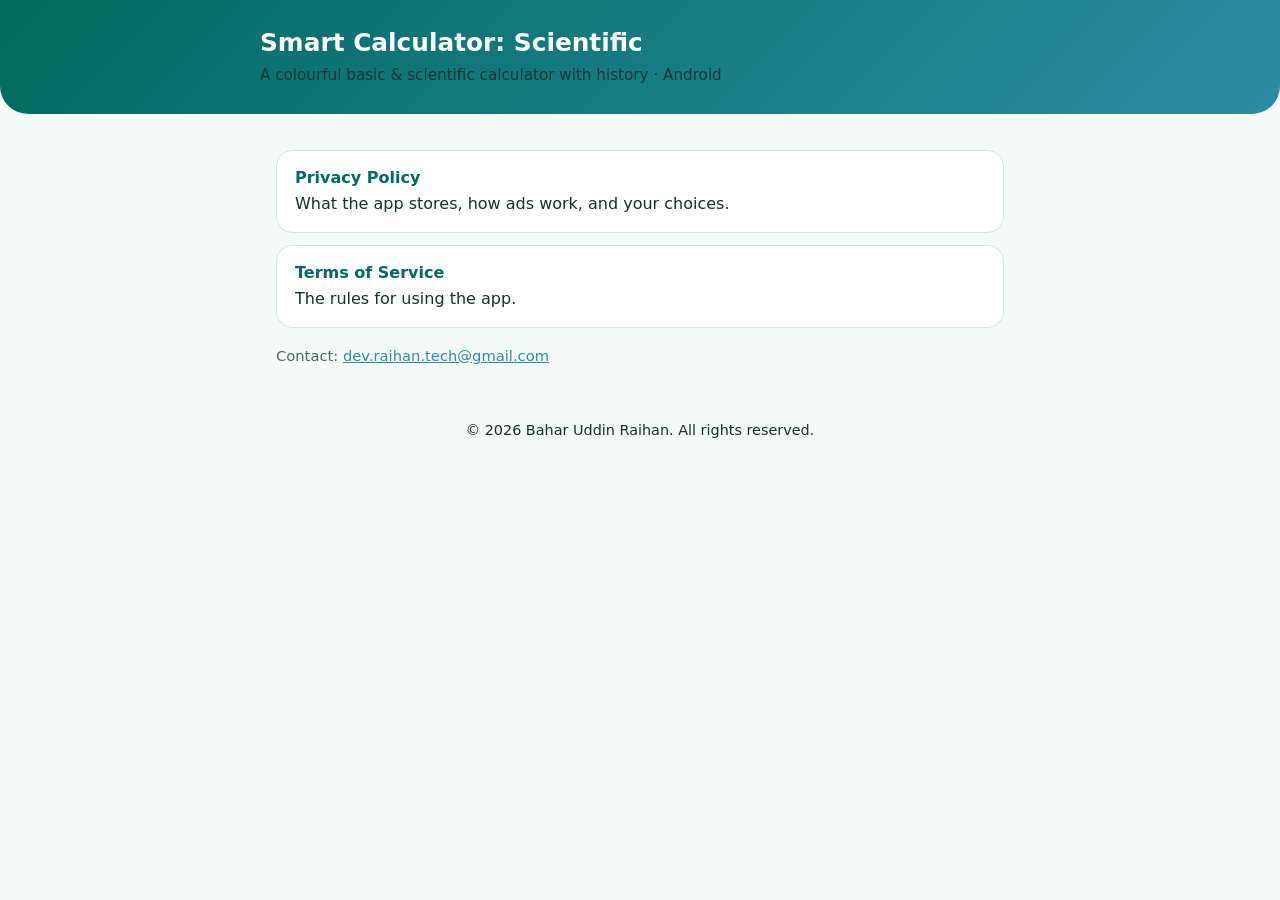
<file: index.html>
<!doctype html>
<html lang="en">
<head>
<meta charset="utf-8">
<meta name="viewport" content="width=device-width, initial-scale=1">
<title>Smart Calculator: Scientific – Legal</title>
<meta name="description" content="Privacy Policy and Terms of Service for the Smart Calculator: Scientific Android app.">
<link rel="stylesheet" href="style.css">
</head>
<body>
<header class="hero"><div class="inner">
  <h1>Smart Calculator: Scientific</h1>
  <p>A colourful basic &amp; scientific calculator with history &middot; Android</p>
</div></header>

<main>
  <div class="cards">
    <a href="privacy-policy.html"><strong>Privacy Policy</strong>What the app stores, how ads work, and your choices.</a>
    <a href="terms-of-service.html"><strong>Terms of Service</strong>The rules for using the app.</a>
  </div>
  <p class="muted">Contact: <a href="mailto:dev.raihan.tech@gmail.com">dev.raihan.tech@gmail.com</a></p>
</main>

<footer>
  <p>&copy; 2026 Bahar Uddin Raihan. All rights reserved.</p>
</footer>
</body>
</html>
</file>
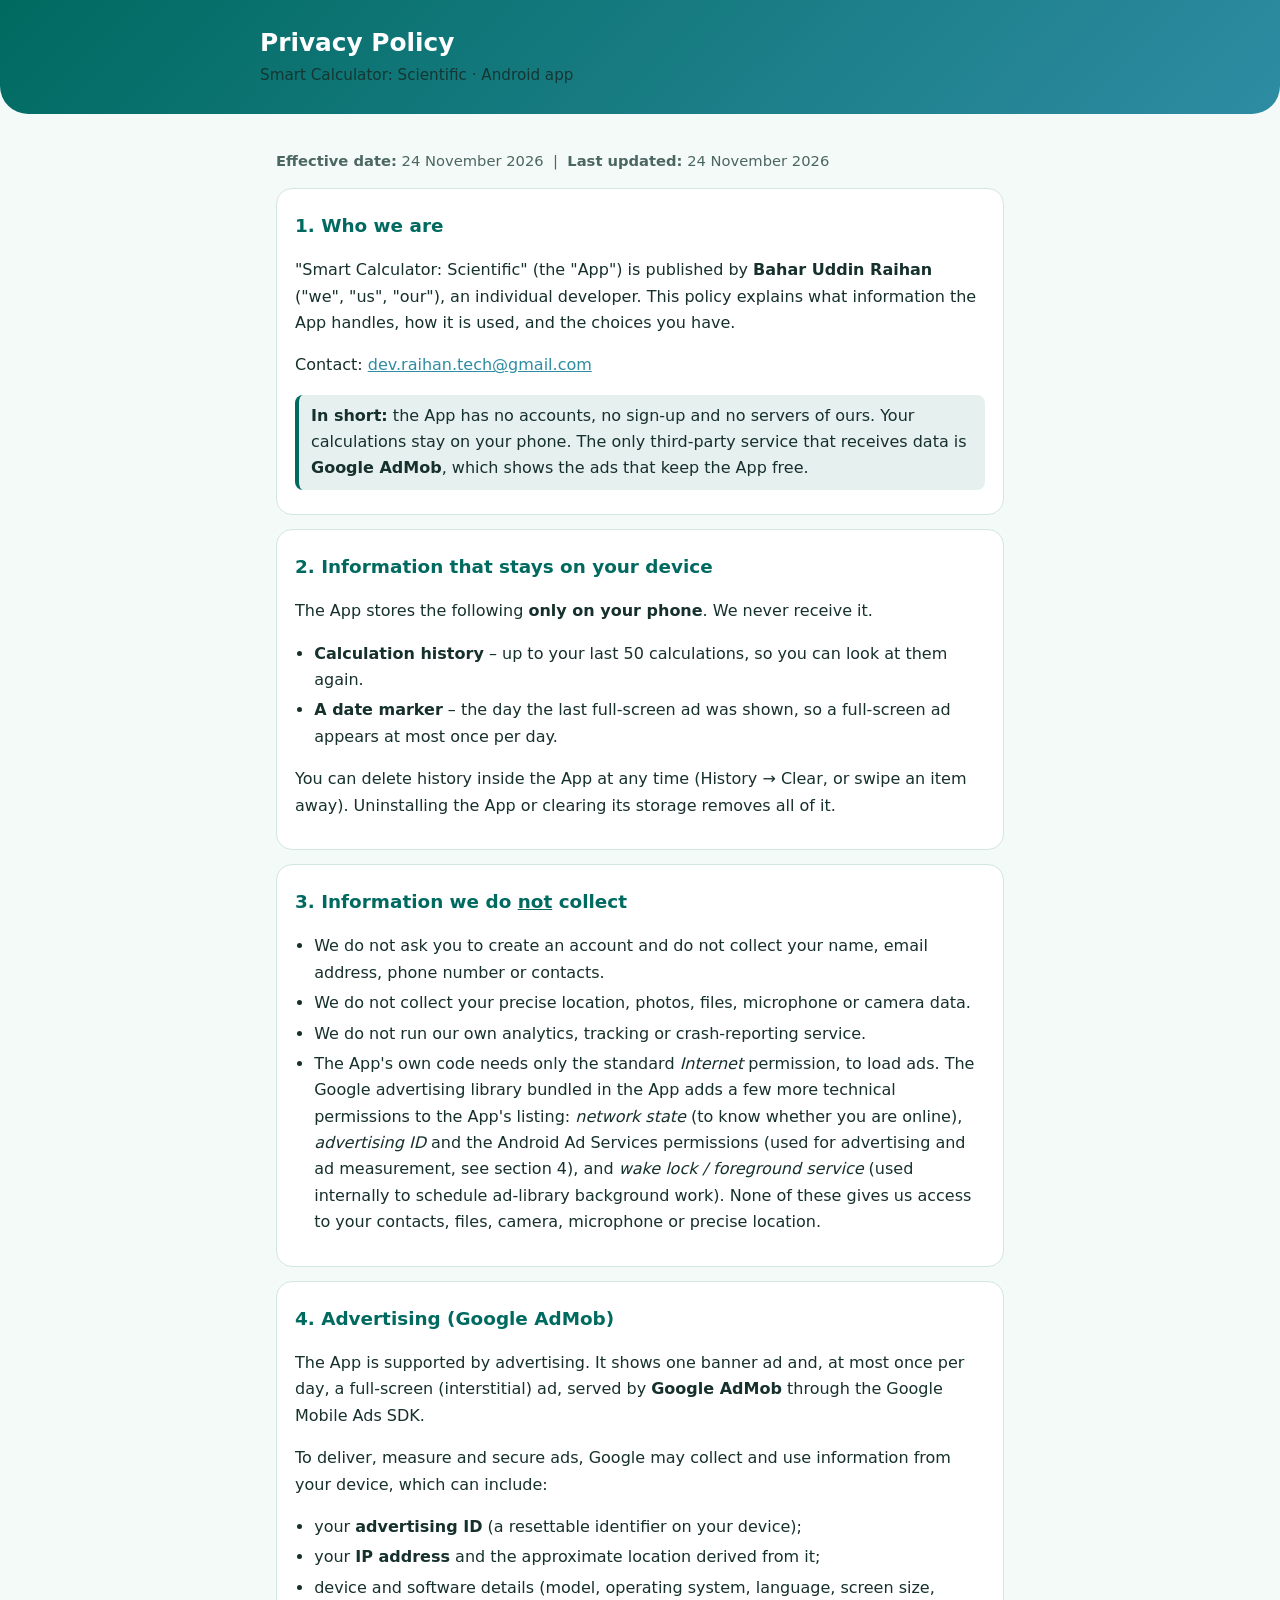
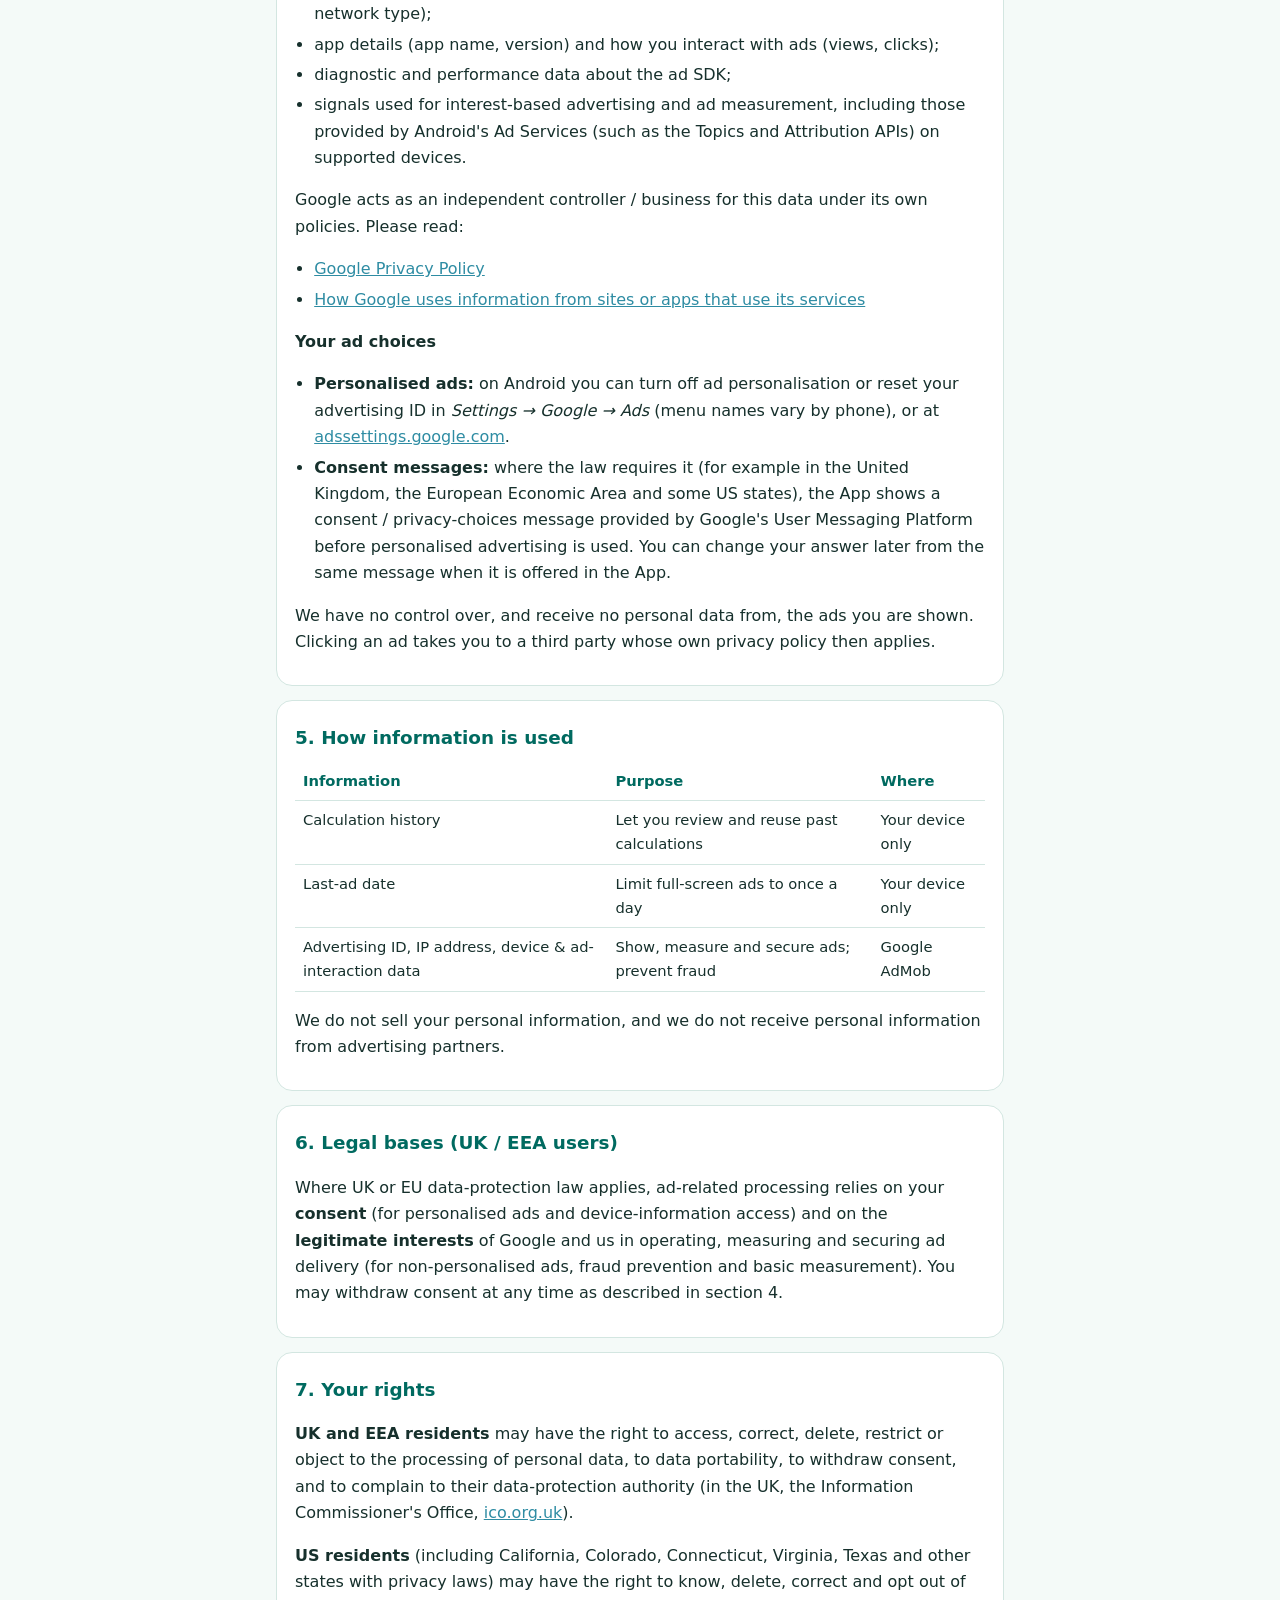
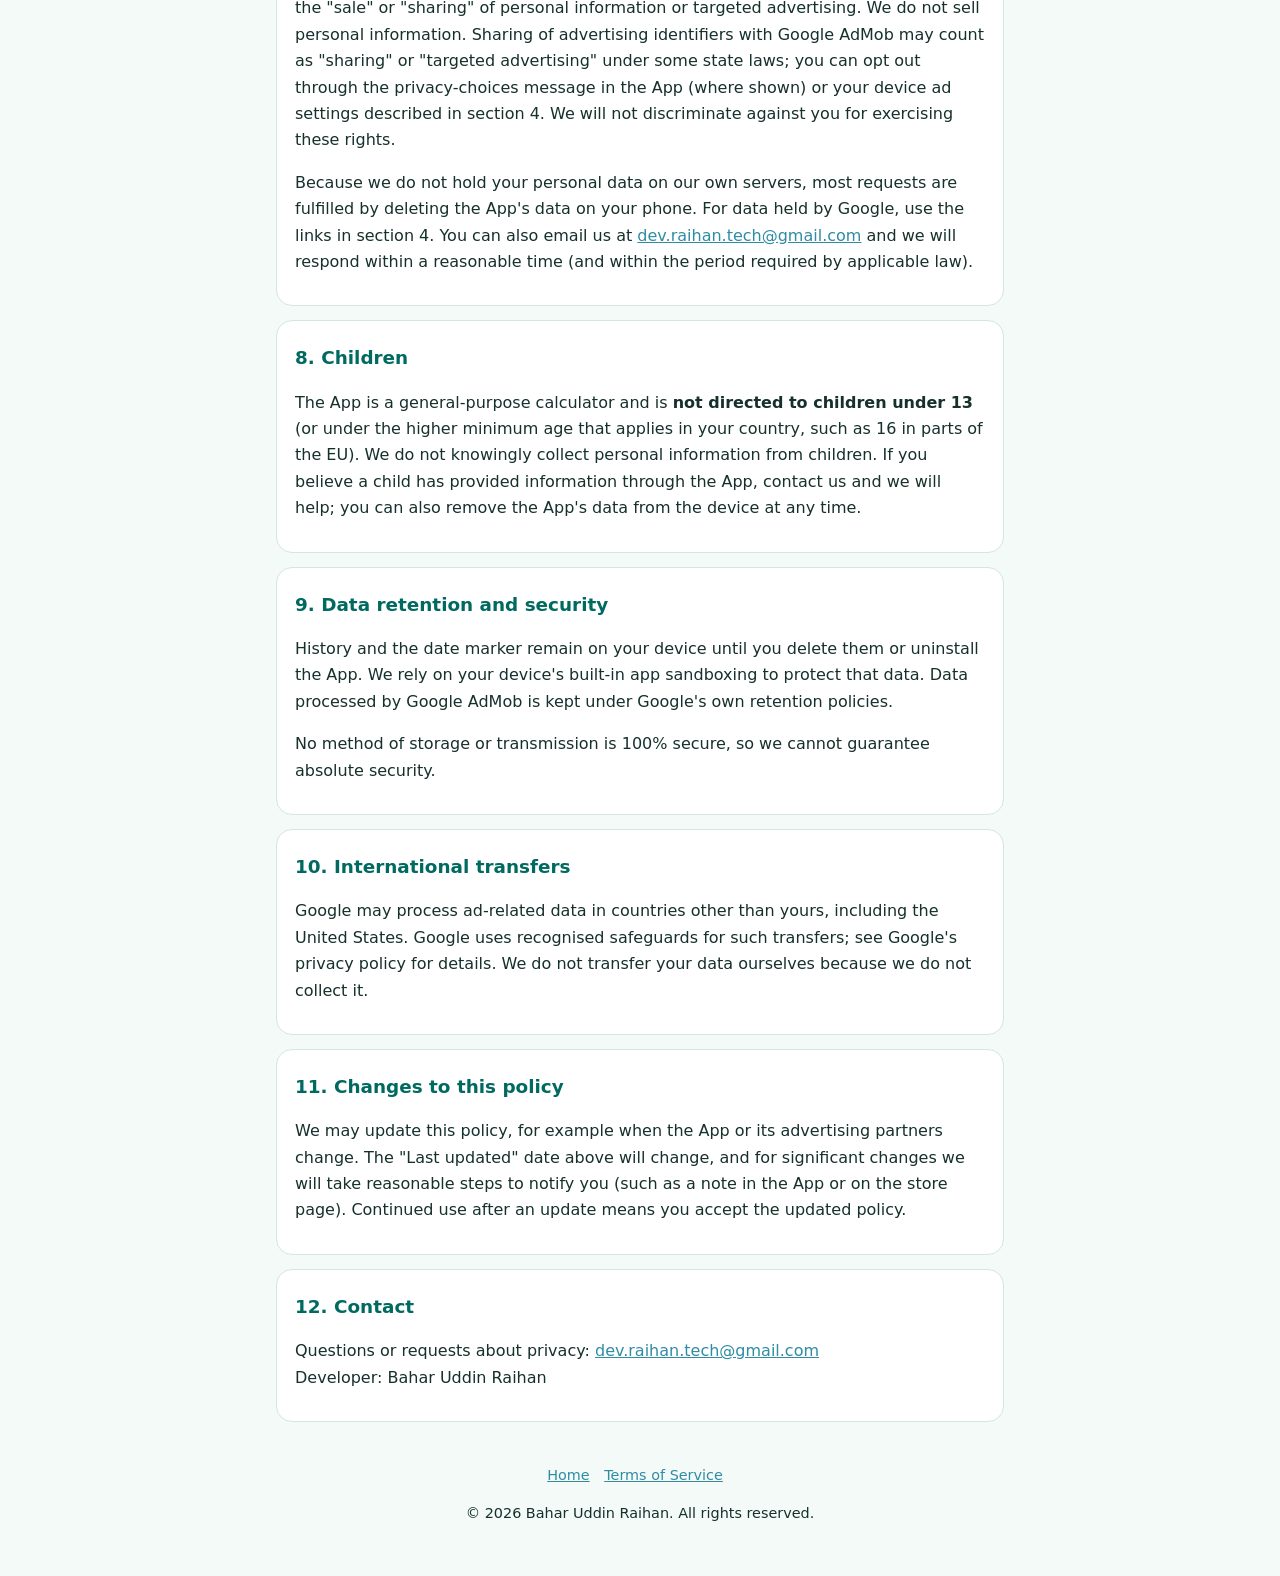
<file: privacy-policy.html>
<!doctype html>
<html lang="en">
<head>
<meta charset="utf-8">
<meta name="viewport" content="width=device-width, initial-scale=1">
<title>Privacy Policy – Smart Calculator: Scientific</title>
<meta name="description" content="Privacy Policy for the Smart Calculator: Scientific Android app.">
<link rel="stylesheet" href="style.css">
</head>
<body>
<header class="hero"><div class="inner">
  <h1>Privacy Policy</h1>
  <p>Smart Calculator: Scientific &middot; Android app</p>
</div></header>

<main>
<p class="muted"><strong>Effective date:</strong> 24 November 2026 &nbsp;|&nbsp; <strong>Last updated:</strong> 24 November 2026</p>

<section>
<h2>1. Who we are</h2>
<p>"Smart Calculator: Scientific" (the "App") is published by <strong>Bahar Uddin Raihan</strong> ("we", "us", "our"), an individual developer.
This policy explains what information the App handles, how it is used, and the choices you have.</p>
<p>Contact: <a href="mailto:dev.raihan.tech@gmail.com">dev.raihan.tech@gmail.com</a></p>
<div class="note"><strong>In short:</strong> the App has no accounts, no sign-up and no servers of ours. Your calculations stay on your phone.
The only third-party service that receives data is <strong>Google AdMob</strong>, which shows the ads that keep the App free.</div>
</section>

<section>
<h2>2. Information that stays on your device</h2>
<p>The App stores the following <strong>only on your phone</strong>. We never receive it.</p>
<ul>
  <li><strong>Calculation history</strong> &ndash; up to your last 50 calculations, so you can look at them again.</li>
  <li><strong>A date marker</strong> &ndash; the day the last full-screen ad was shown, so a full-screen ad appears at most once per day.</li>
</ul>
<p>You can delete history inside the App at any time (History &rarr; Clear, or swipe an item away). Uninstalling the App or clearing its storage removes all of it.</p>
</section>

<section>
<h2>3. Information we do <u>not</u> collect</h2>
<ul>
  <li>We do not ask you to create an account and do not collect your name, email address, phone number or contacts.</li>
  <li>We do not collect your precise location, photos, files, microphone or camera data.</li>
  <li>We do not run our own analytics, tracking or crash-reporting service.</li>
  <li>The App's own code needs only the standard <em>Internet</em> permission, to load ads. The Google advertising library bundled in the App adds a few more
  technical permissions to the App's listing: <em>network state</em> (to know whether you are online), <em>advertising ID</em> and the Android Ad Services permissions
  (used for advertising and ad measurement, see section 4), and <em>wake lock / foreground service</em> (used internally to schedule ad-library background work).
  None of these gives us access to your contacts, files, camera, microphone or precise location.</li>
</ul>
</section>

<section>
<h2>4. Advertising (Google AdMob)</h2>
<p>The App is supported by advertising. It shows one banner ad and, at most once per day, a full-screen (interstitial) ad,
served by <strong>Google AdMob</strong> through the Google Mobile Ads SDK.</p>
<p>To deliver, measure and secure ads, Google may collect and use information from your device, which can include:</p>
<ul>
  <li>your <strong>advertising ID</strong> (a resettable identifier on your device);</li>
  <li>your <strong>IP address</strong> and the approximate location derived from it;</li>
  <li>device and software details (model, operating system, language, screen size, network type);</li>
  <li>app details (app name, version) and how you interact with ads (views, clicks);</li>
  <li>diagnostic and performance data about the ad SDK;</li>
  <li>signals used for interest-based advertising and ad measurement, including those provided by Android's Ad Services (such as the Topics and Attribution APIs) on supported devices.</li>
</ul>
<p>Google acts as an independent controller / business for this data under its own policies. Please read:</p>
<ul>
  <li><a href="https://policies.google.com/privacy">Google Privacy Policy</a></li>
  <li><a href="https://policies.google.com/technologies/partner-sites">How Google uses information from sites or apps that use its services</a></li>
</ul>
<h3>Your ad choices</h3>
<ul>
  <li><strong>Personalised ads:</strong> on Android you can turn off ad personalisation or reset your advertising ID in <em>Settings &rarr; Google &rarr; Ads</em> (menu names vary by phone), or at <a href="https://adssettings.google.com">adssettings.google.com</a>.</li>
  <li><strong>Consent messages:</strong> where the law requires it (for example in the United Kingdom, the European Economic Area and some US states), the App shows a consent / privacy-choices message provided by Google's User Messaging Platform before personalised advertising is used. You can change your answer later from the same message when it is offered in the App.</li>
</ul>
<p>We have no control over, and receive no personal data from, the ads you are shown. Clicking an ad takes you to a third party whose own privacy policy then applies.</p>
</section>

<section>
<h2>5. How information is used</h2>
<table>
  <tr><th>Information</th><th>Purpose</th><th>Where</th></tr>
  <tr><td>Calculation history</td><td>Let you review and reuse past calculations</td><td>Your device only</td></tr>
  <tr><td>Last-ad date</td><td>Limit full-screen ads to once a day</td><td>Your device only</td></tr>
  <tr><td>Advertising ID, IP address, device &amp; ad-interaction data</td><td>Show, measure and secure ads; prevent fraud</td><td>Google AdMob</td></tr>
</table>
<p>We do not sell your personal information, and we do not receive personal information from advertising partners.</p>
</section>

<section>
<h2>6. Legal bases (UK / EEA users)</h2>
<p>Where UK or EU data-protection law applies, ad-related processing relies on your <strong>consent</strong> (for personalised ads and device-information access) and on the <strong>legitimate interests</strong> of Google and us in operating, measuring and securing ad delivery (for non-personalised ads, fraud prevention and basic measurement). You may withdraw consent at any time as described in section 4.</p>
</section>

<section>
<h2>7. Your rights</h2>
<p><strong>UK and EEA residents</strong> may have the right to access, correct, delete, restrict or object to the processing of personal data, to data portability, to withdraw consent, and to complain to their data-protection authority (in the UK, the Information Commissioner's Office, <a href="https://ico.org.uk">ico.org.uk</a>).</p>
<p><strong>US residents</strong> (including California, Colorado, Connecticut, Virginia, Texas and other states with privacy laws) may have the right to know, delete, correct and opt out of the "sale" or "sharing" of personal information or targeted advertising. We do not sell personal information. Sharing of advertising identifiers with Google AdMob may count as "sharing" or "targeted advertising" under some state laws; you can opt out through the privacy-choices message in the App (where shown) or your device ad settings described in section 4. We will not discriminate against you for exercising these rights.</p>
<p>Because we do not hold your personal data on our own servers, most requests are fulfilled by deleting the App's data on your phone. For data held by Google, use the links in section 4. You can also email us at <a href="mailto:dev.raihan.tech@gmail.com">dev.raihan.tech@gmail.com</a> and we will respond within a reasonable time (and within the period required by applicable law).</p>
</section>

<section>
<h2>8. Children</h2>
<p>The App is a general-purpose calculator and is <strong>not directed to children under 13</strong> (or under the higher minimum age that applies in your country, such as 16 in parts of the EU). We do not knowingly collect personal information from children. If you believe a child has provided information through the App, contact us and we will help; you can also remove the App's data from the device at any time.</p>
</section>

<section>
<h2>9. Data retention and security</h2>
<p>History and the date marker remain on your device until you delete them or uninstall the App. We rely on your device's built-in app sandboxing to protect that data. Data processed by Google AdMob is kept under Google's own retention policies.</p>
<p>No method of storage or transmission is 100% secure, so we cannot guarantee absolute security.</p>
</section>

<section>
<h2>10. International transfers</h2>
<p>Google may process ad-related data in countries other than yours, including the United States. Google uses recognised safeguards for such transfers; see Google's privacy policy for details. We do not transfer your data ourselves because we do not collect it.</p>
</section>

<section>
<h2>11. Changes to this policy</h2>
<p>We may update this policy, for example when the App or its advertising partners change. The "Last updated" date above will change, and for significant changes we will take reasonable steps to notify you (such as a note in the App or on the store page). Continued use after an update means you accept the updated policy.</p>
</section>

<section>
<h2>12. Contact</h2>
<p>Questions or requests about privacy: <a href="mailto:dev.raihan.tech@gmail.com">dev.raihan.tech@gmail.com</a><br>
Developer: Bahar Uddin Raihan</p>
</section>
</main>

<footer>
  <div class="links"><a href="index.html">Home</a> <a href="terms-of-service.html">Terms of Service</a></div>
  <p>&copy; 2026 Bahar Uddin Raihan. All rights reserved.</p>
</footer>
</body>
</html>
</file>
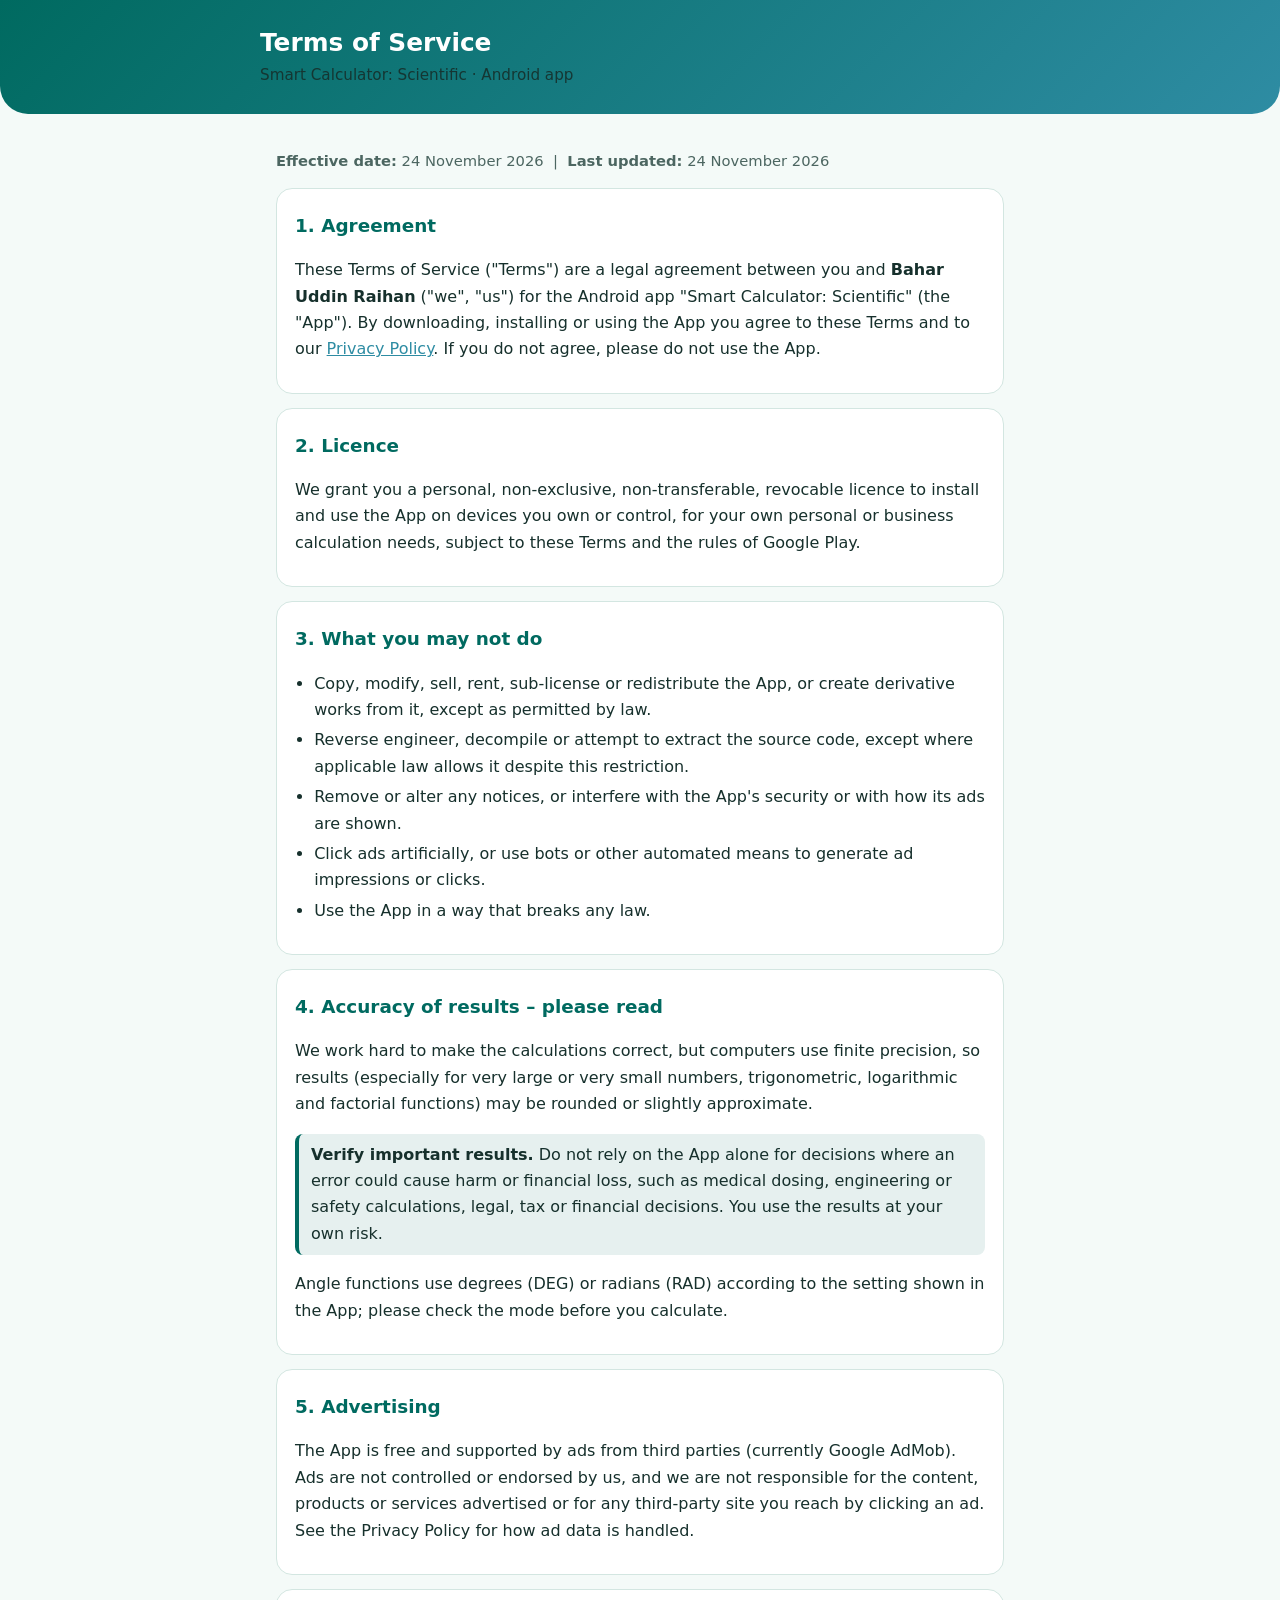
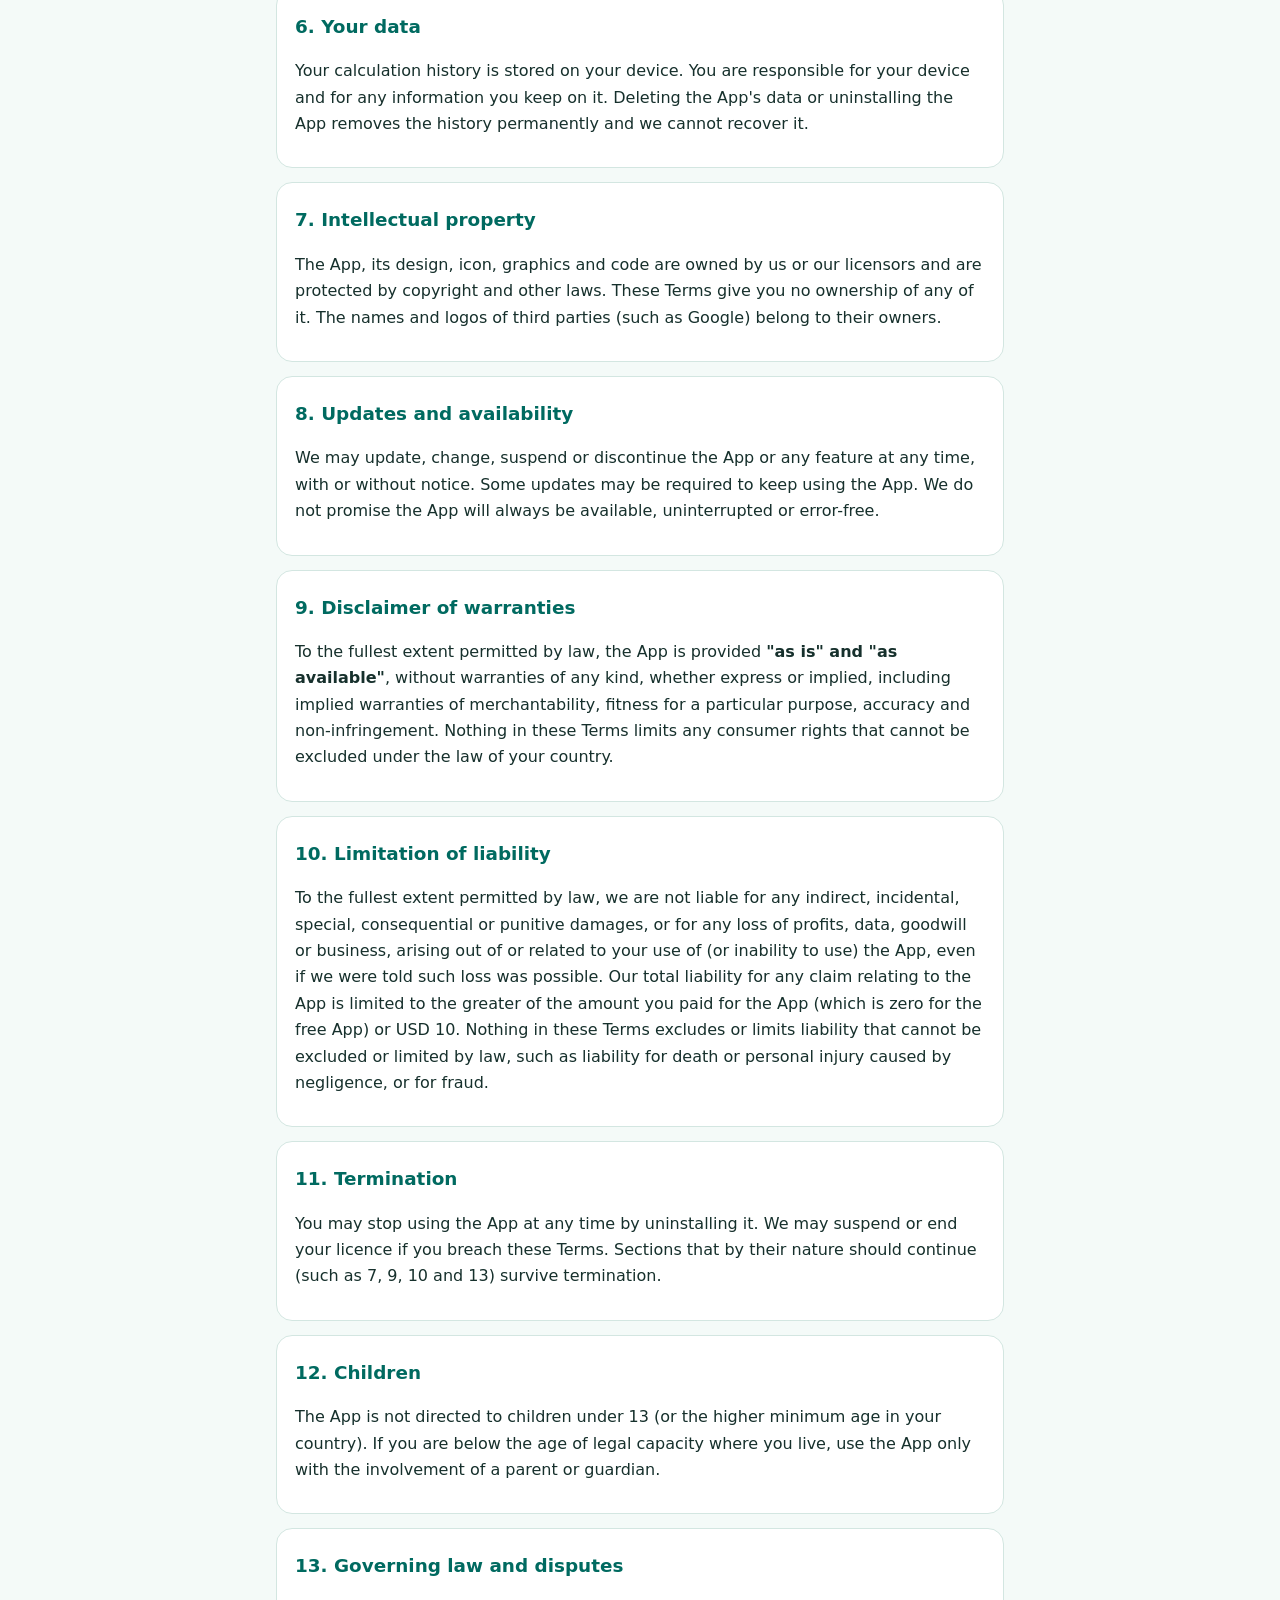
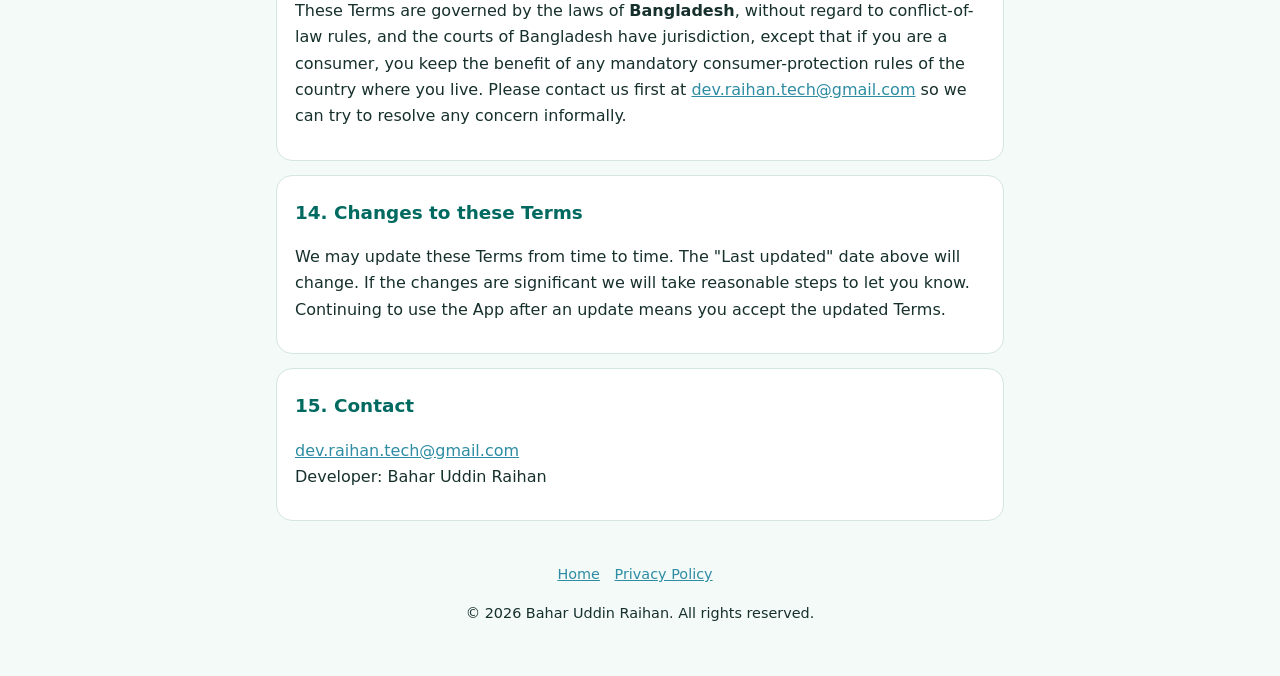
<file: terms-of-service.html>
<!doctype html>
<html lang="en">
<head>
<meta charset="utf-8">
<meta name="viewport" content="width=device-width, initial-scale=1">
<title>Terms of Service – Smart Calculator: Scientific</title>
<meta name="description" content="Terms of Service for the Smart Calculator: Scientific Android app.">
<link rel="stylesheet" href="style.css">
</head>
<body>
<header class="hero"><div class="inner">
  <h1>Terms of Service</h1>
  <p>Smart Calculator: Scientific &middot; Android app</p>
</div></header>

<main>
<p class="muted"><strong>Effective date:</strong> 24 November 2026 &nbsp;|&nbsp; <strong>Last updated:</strong> 24 November 2026</p>

<section>
<h2>1. Agreement</h2>
<p>These Terms of Service ("Terms") are a legal agreement between you and <strong>Bahar Uddin Raihan</strong> ("we", "us") for the Android app
"Smart Calculator: Scientific" (the "App"). By downloading, installing or using the App you agree to these Terms and to our
<a href="privacy-policy.html">Privacy Policy</a>. If you do not agree, please do not use the App.</p>
</section>

<section>
<h2>2. Licence</h2>
<p>We grant you a personal, non-exclusive, non-transferable, revocable licence to install and use the App on devices you own or control, for your own
personal or business calculation needs, subject to these Terms and the rules of Google Play.</p>
</section>

<section>
<h2>3. What you may not do</h2>
<ul>
  <li>Copy, modify, sell, rent, sub-license or redistribute the App, or create derivative works from it, except as permitted by law.</li>
  <li>Reverse engineer, decompile or attempt to extract the source code, except where applicable law allows it despite this restriction.</li>
  <li>Remove or alter any notices, or interfere with the App's security or with how its ads are shown.</li>
  <li>Click ads artificially, or use bots or other automated means to generate ad impressions or clicks.</li>
  <li>Use the App in a way that breaks any law.</li>
</ul>
</section>

<section>
<h2>4. Accuracy of results &ndash; please read</h2>
<p>We work hard to make the calculations correct, but computers use finite precision, so results (especially for very large or very small numbers,
trigonometric, logarithmic and factorial functions) may be rounded or slightly approximate.</p>
<div class="note"><strong>Verify important results.</strong> Do not rely on the App alone for decisions where an error could cause harm or financial loss,
such as medical dosing, engineering or safety calculations, legal, tax or financial decisions. You use the results at your own risk.</div>
<p>Angle functions use degrees (DEG) or radians (RAD) according to the setting shown in the App; please check the mode before you calculate.</p>
</section>

<section>
<h2>5. Advertising</h2>
<p>The App is free and supported by ads from third parties (currently Google AdMob). Ads are not controlled or endorsed by us, and we are not responsible for
the content, products or services advertised or for any third-party site you reach by clicking an ad. See the Privacy Policy for how ad data is handled.</p>
</section>

<section>
<h2>6. Your data</h2>
<p>Your calculation history is stored on your device. You are responsible for your device and for any information you keep on it.
Deleting the App's data or uninstalling the App removes the history permanently and we cannot recover it.</p>
</section>

<section>
<h2>7. Intellectual property</h2>
<p>The App, its design, icon, graphics and code are owned by us or our licensors and are protected by copyright and other laws.
These Terms give you no ownership of any of it. The names and logos of third parties (such as Google) belong to their owners.</p>
</section>

<section>
<h2>8. Updates and availability</h2>
<p>We may update, change, suspend or discontinue the App or any feature at any time, with or without notice. Some updates may be required to keep using the App.
We do not promise the App will always be available, uninterrupted or error-free.</p>
</section>

<section>
<h2>9. Disclaimer of warranties</h2>
<p>To the fullest extent permitted by law, the App is provided <strong>"as is" and "as available"</strong>, without warranties of any kind, whether express or implied,
including implied warranties of merchantability, fitness for a particular purpose, accuracy and non-infringement.
Nothing in these Terms limits any consumer rights that cannot be excluded under the law of your country.</p>
</section>

<section>
<h2>10. Limitation of liability</h2>
<p>To the fullest extent permitted by law, we are not liable for any indirect, incidental, special, consequential or punitive damages, or for any loss of profits,
data, goodwill or business, arising out of or related to your use of (or inability to use) the App, even if we were told such loss was possible.
Our total liability for any claim relating to the App is limited to the greater of the amount you paid for the App (which is zero for the free App) or USD 10.
Nothing in these Terms excludes or limits liability that cannot be excluded or limited by law, such as liability for death or personal injury caused by negligence, or for fraud.</p>
</section>

<section>
<h2>11. Termination</h2>
<p>You may stop using the App at any time by uninstalling it. We may suspend or end your licence if you breach these Terms.
Sections that by their nature should continue (such as 7, 9, 10 and 13) survive termination.</p>
</section>

<section>
<h2>12. Children</h2>
<p>The App is not directed to children under 13 (or the higher minimum age in your country). If you are below the age of legal capacity where you live,
use the App only with the involvement of a parent or guardian.</p>
</section>

<section>
<h2>13. Governing law and disputes</h2>
<p>These Terms are governed by the laws of <strong>Bangladesh</strong>, without regard to conflict-of-law rules, and the courts of Bangladesh have jurisdiction,
except that if you are a consumer, you keep the benefit of any mandatory consumer-protection rules of the country where you live.
Please contact us first at <a href="mailto:dev.raihan.tech@gmail.com">dev.raihan.tech@gmail.com</a> so we can try to resolve any concern informally.</p>
</section>

<section>
<h2>14. Changes to these Terms</h2>
<p>We may update these Terms from time to time. The "Last updated" date above will change. If the changes are significant we will take reasonable steps to let you know.
Continuing to use the App after an update means you accept the updated Terms.</p>
</section>

<section>
<h2>15. Contact</h2>
<p><a href="mailto:dev.raihan.tech@gmail.com">dev.raihan.tech@gmail.com</a><br>Developer: Bahar Uddin Raihan</p>
</section>
</main>

<footer>
  <div class="links"><a href="index.html">Home</a> <a href="privacy-policy.html">Privacy Policy</a></div>
  <p>&copy; 2026 Bahar Uddin Raihan. All rights reserved.</p>
</footer>
</body>
</html>
</file>
<file: style.css>
:root {
  --bg: #f4faf8;
  --card: #ffffff;
  --text: #16302c;
  --muted: #4c6661;
  --accent: #006a60;
  --accent2: #2e8ca3;
  --border: #d3e6e1;
}
@media (prefers-color-scheme: dark) {
  :root {
    --bg: #0e1a18;
    --card: #14241f;
    --text: #e2f1ed;
    --muted: #9bb5af;
    --accent: #5fd6c6;
    --accent2: #7cc4d6;
    --border: #25403a;
  }
}
* { box-sizing: border-box; }
html { -webkit-text-size-adjust: 100%; }
body {
  margin: 0;
  background: var(--bg);
  color: var(--text);
  font: 16px/1.65 system-ui, -apple-system, "Segoe UI", Roboto, Helvetica, Arial, sans-serif;
}
header.hero {
  background: linear-gradient(135deg, #006a60, #2e8ca3);
  color: #fff;
  padding: 28px 16px 26px;
  border-bottom-left-radius: 28px;
  border-bottom-right-radius: 28px;
}
header.hero .inner, main, footer { max-width: 760px; margin: 0 auto; }
header.hero h1 { margin: 0 0 4px; font-size: 1.55rem; line-height: 1.25; }
header.hero p { margin: 0; opacity: .9; font-size: .95rem; }
main { padding: 20px 16px 8px; }
section {
  background: var(--card);
  border: 1px solid var(--border);
  border-radius: 16px;
  padding: 4px 18px 14px;
  margin: 14px 0;
}
h2 { font-size: 1.15rem; color: var(--accent); margin: 18px 0 6px; }
h3 { font-size: 1rem; margin: 14px 0 4px; }
p, li { color: var(--text); }
ul { padding-left: 1.2rem; }
li { margin: 4px 0; }
a { color: var(--accent2); }
.muted { color: var(--muted); font-size: .92rem; }
.note {
  background: color-mix(in srgb, var(--accent) 10%, var(--card));
  border-left: 4px solid var(--accent);
  border-radius: 8px;
  padding: 8px 12px;
  margin: 10px 0;
}
table { width: 100%; border-collapse: collapse; font-size: .92rem; margin: 8px 0; display: block; overflow-x: auto; }
th, td { text-align: left; border-bottom: 1px solid var(--border); padding: 7px 8px; vertical-align: top; }
th { color: var(--accent); }
footer { padding: 14px 16px 36px; color: var(--muted); font-size: .9rem; text-align: center; }
.links a { display: inline-block; margin: 6px 10px 0 0; }
.cards { display: grid; gap: 12px; margin: 16px 0; }
.cards a {
  display: block; text-decoration: none; color: var(--text);
  background: var(--card); border: 1px solid var(--border);
  border-radius: 16px; padding: 14px 18px;
}
.cards a strong { color: var(--accent); display: block; }
</file>
